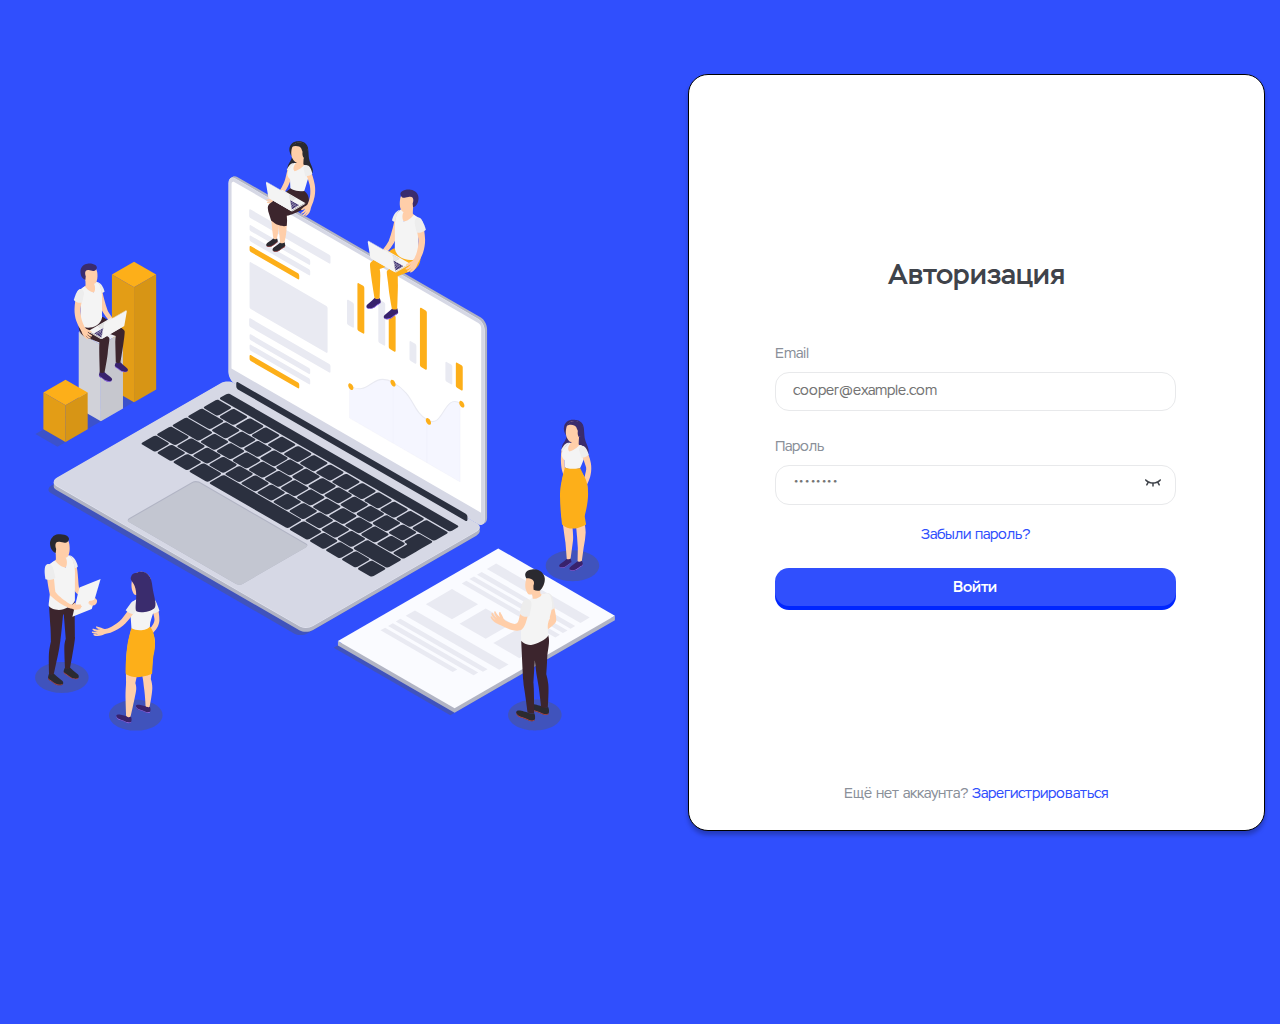
<file: UserAccount/index.html>
<!DOCTYPE html>
<html lang="ru">

<head>
    <title>Authorization</title>
    <meta name="viewport" content="width=device-width, initial-scale=1.0, maximum-scale=1.0, user-scalable=0" />
    <link rel="stylesheet" href="css/style.css" />
    <meta charset="UTF-8">
</head>

<body>

    <div class="wrapper">
        <div class="autorization-container _container">
            <div class="body__autorization">
                <div class="autorization__title">
                    <h2>Авторизация</h2>
                </div>
                <div class="autorization__form">
                    <div class="autorization__form-email">
                        <h2 class="form__subtitle">
                            Email
                        </h2>
                        <input id="auth-email" type="text" class="form-email__input" placeholder="cooper@example.com">
                    </div>
                    <h2 class="form__subtitle">
                        Пароль
                    </h2>
                    <div class="autorization__form-password">
                        <input id="auth-password" type="password" class="form-password__input" placeholder="········">
                        <a href="#" class="password__input-icon" onclick="return show_hide_password(this);">
                        </a>
                    </div>
                    <div class="autorization__form-remeber">
                        <a href="../UserAccount/recovery.html" class="form__remeber-link">Забыли пароль?</a>
                    </div>
                    <div class="autorization__form-log">
                        <button id="auth-enter" tabindex="4" type="button">Войти</button>
                    </div>
                </div>
                <div class="autorization__footer">
                    <h2>Ещё нет аккаунта? <a href="../UserAccount/registration.html">Зарегистрироваться</a>
                    </h2>
                </div>
            </div>
        </div>
    </div>
    <script src="../UserAccount/js/script.js"></script>
</body>

</html>
</file>
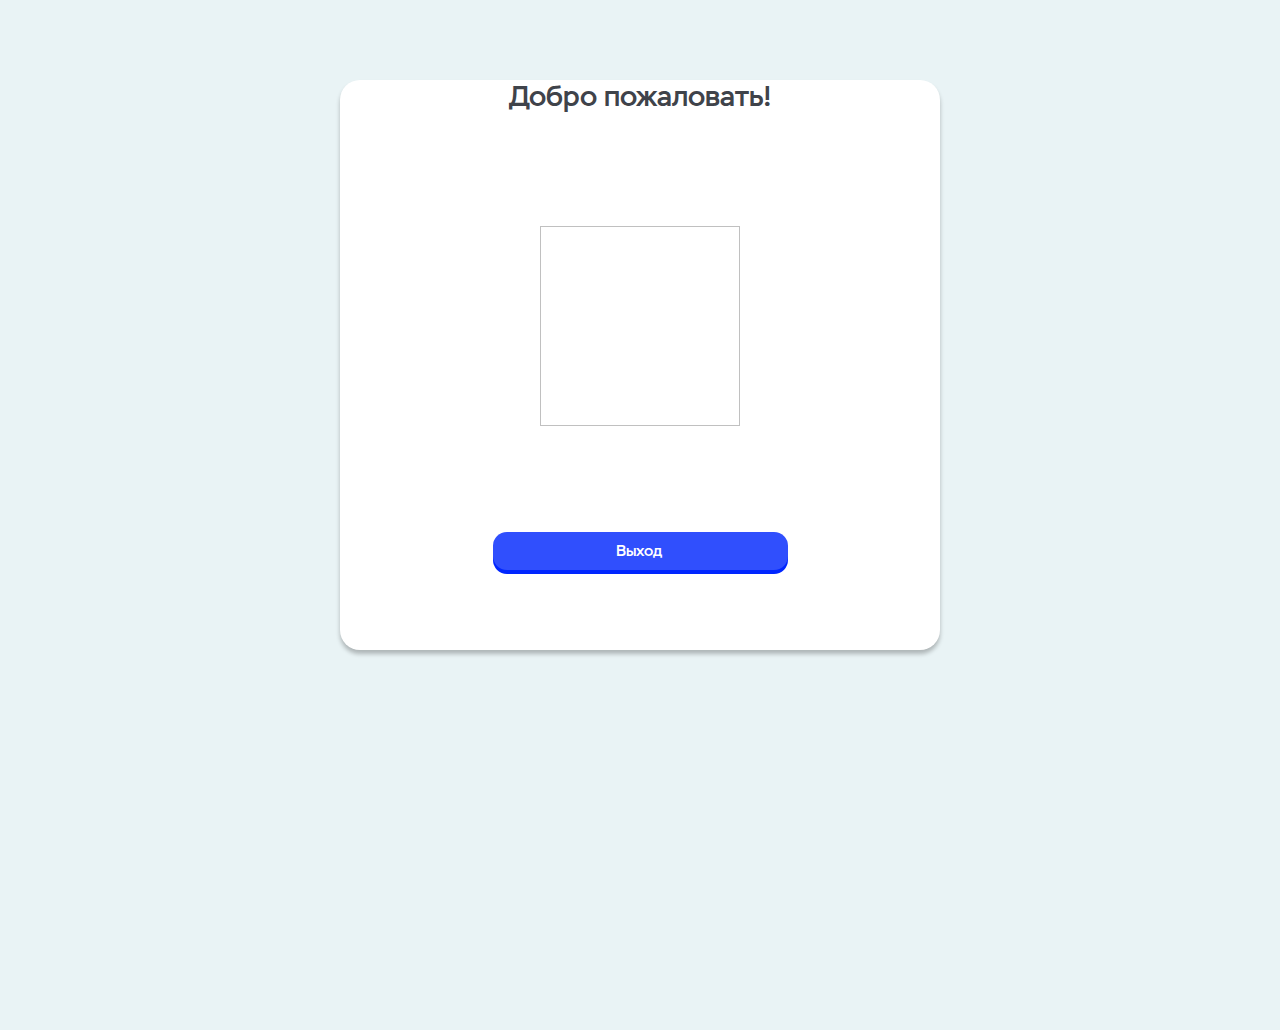
<file: UserAccount/account.html>
<!DOCTYPE html>
<html lang="ru">

<head>
   <title>Change</title>
   <meta name="viewport" content="width=device-width, initial-scale=1.0, maximum-scale=1.0, user-scalable=0" />
   <link rel="stylesheet" href="../UserAccount/css/account.css" />
   <meta charset="UTF-8">
</head>

<body>
    <div class="wrapper">
       <div class="account-container _container">
          <div class="body__account">    
            <h2 class="account__title">Добро пожаловать!</h2> 
            <form class="account__form" >
                  <img class="account__img" id="image">
               <span id="lastname" class="account__form-fullName"></span>
               <span id="firstname"  class="account__form-fullName"></span>
               <span id="patronymic" class="account__form-fullName"></span>
               <div class="account__form-log">
                  <button id="exit" type="button">Выход</button>
               </div>
            </form>
          </div>
        </div>
     </div>
     <script src="..\UserAccount\js\account.js"></script>
  </body>
  </html>
</file>
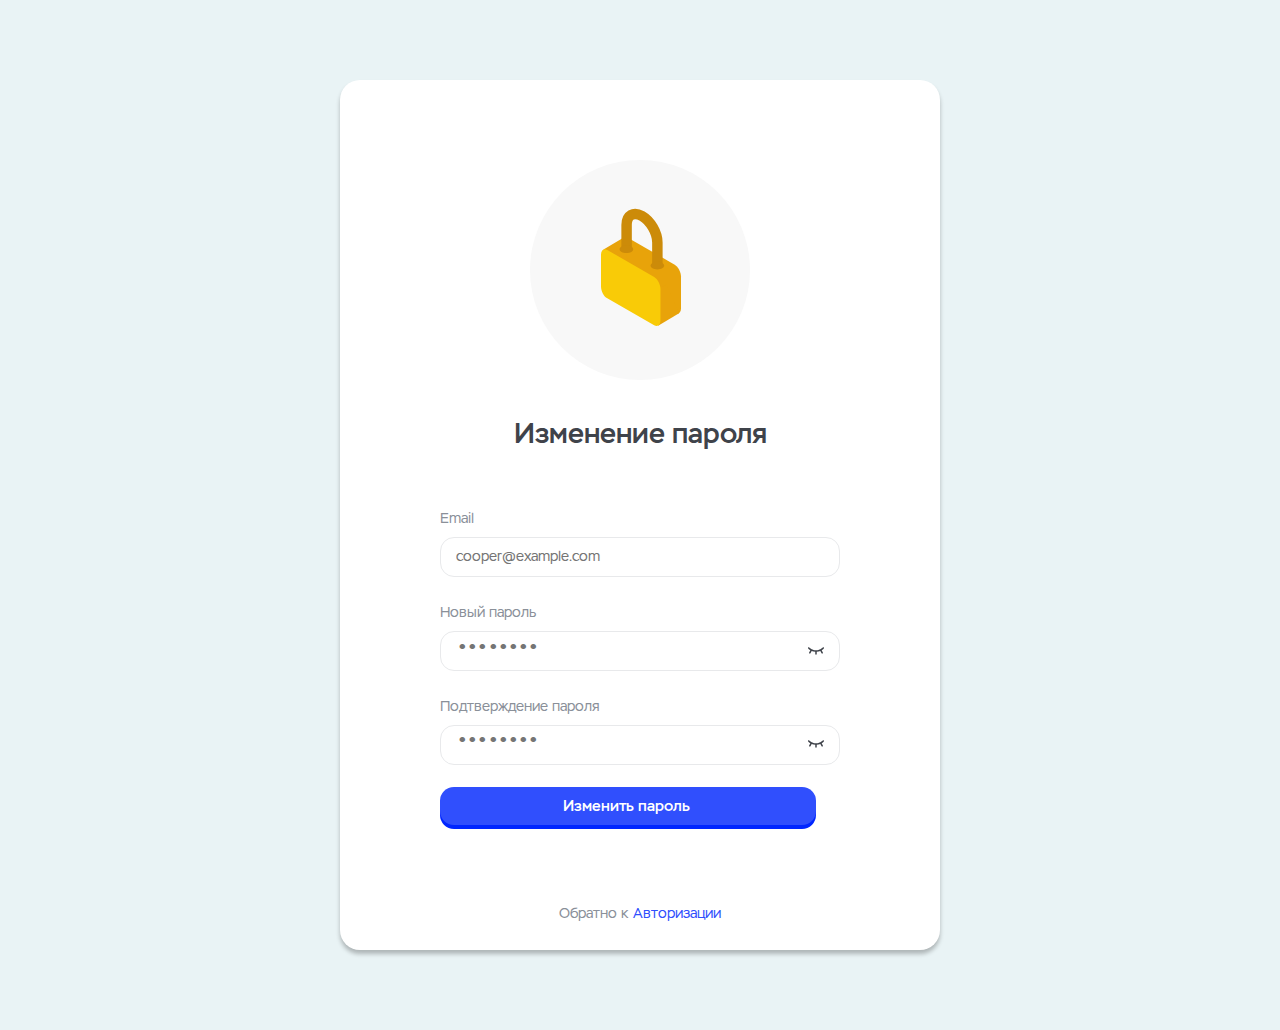
<file: UserAccount/change.html>
<!DOCTYPE html>
<html lang="ru">

<head>
   <title>Change</title>
   <meta name="viewport" content="width=device-width, initial-scale=1.0, maximum-scale=1.0, user-scalable=0" />
   <link rel="stylesheet" href="../UserAccount/css/change.css" />
   <meta charset="UTF-8">
</head>

<body>
   <div class="wrapper">
      <div class="change-container _container">
         <div class="body__change">
            <div class="change__img">
               <img src="../UserAccount/img/icons/Lock.svg" alt="" srcset="">
            </div>
            <form class="change__form">
               <div class="change__title">
                  <h2>Изменение пароля</h2>
               </div>
               <div class="change__form-email">
                  <h2 class="form__subtitle">
                     Email
                  </h2>
                  <input id="email-change" type="text" class="form-email__input" required aria-required="true"
                     placeholder="cooper@example.com">
               </div>
               <h2 class="form__subtitle">
                  Новый пароль
               </h2>
               <div class="change__form-password">
                  <input type="password" id="password-change" class="form-password__input" required aria-required="true"
                     placeholder="········">
                  <a href="#" class="password__input-icon" onclick="return show_hide_password(this);">
                  </a>
               </div>
               <h2 class="form__subtitle">
                  Подтверждение пароля
               </h2>
               <div class="change__form-password-confirm">
                  <input id="password-confim-change" type="password" class="form-password__input-confirm" required aria-required="true"
                     placeholder="········">
                  <a href="#" class="password__confirm-input-icon" onclick="return show_hide_password2(this);">
                  </a>
               </div>
               <div class="change__form-log">
                  <button id="button-change"  type="button">Изменить пароль</button>
               </div>
            </form>
            <div class="change__footer">
               <h2>Обратно к<a href="../UserAccount/index.html">Авторизации</a></h2>
            </div>
         </div>
      </div>
   </div>
   <script src="../UserAccount/js/change.js"></script>
</body>

</html>
</file>
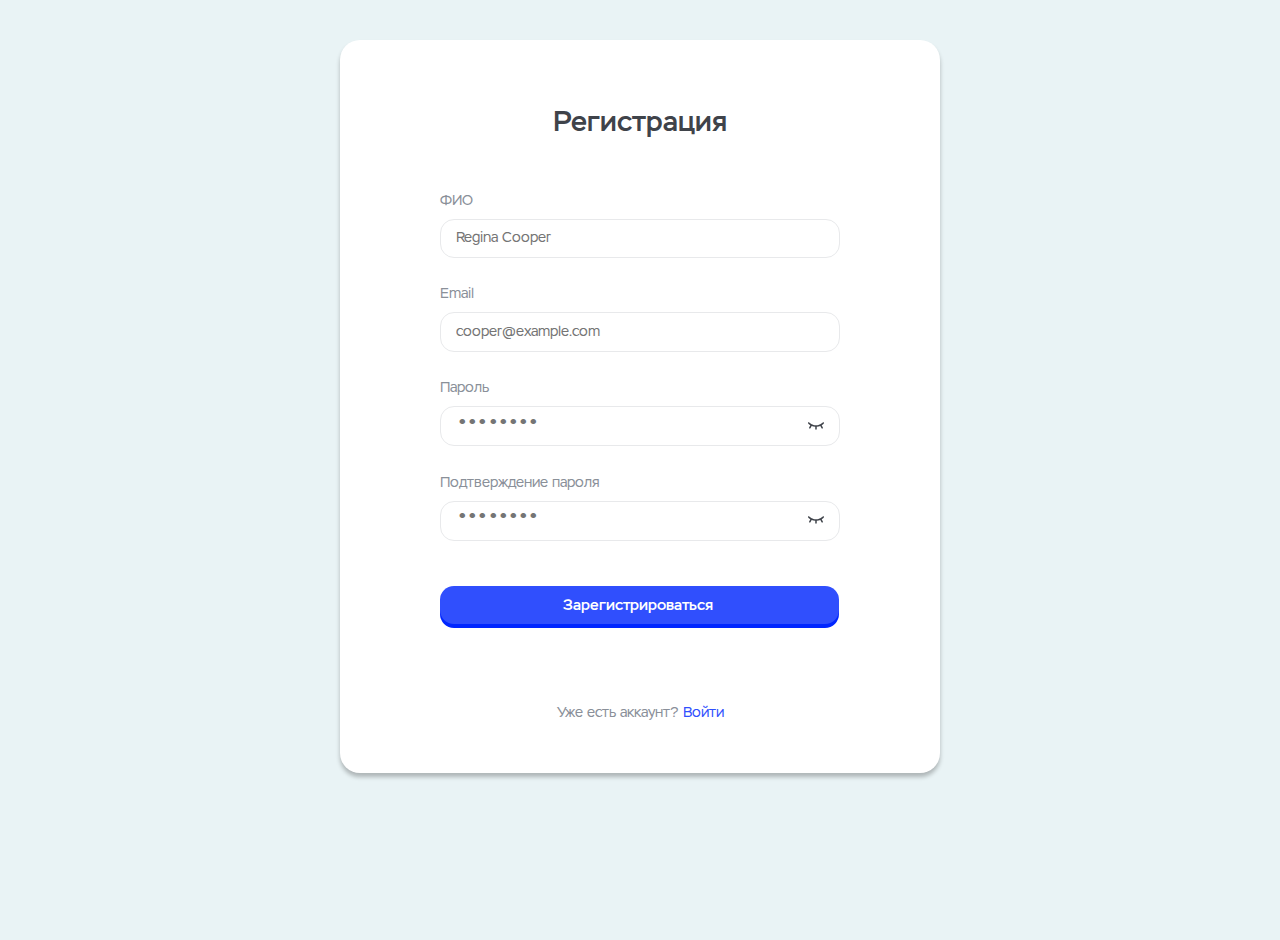
<file: UserAccount/registration.html>
<!DOCTYPE html>
<html lang="ru">

<head>
   <title>Registration</title>
   <meta name="viewport" content="width=device-width, initial-scale=1.0, maximum-scale=1.0, user-scalable=0" />
   <link rel="stylesheet" href="../UserAccount/css/registration.css" />
   <meta charset="UTF-8">
</head>

<body>
   <div class="wrapper">
      <div class="registration-container _container">
         <div class="body__registration">
            <div class="registration__title">
               <h2>Региcтрация</h2>
            </div>
            <div class="registration__form">
               <div class="registration__form-fio">
                  <h2 class="form__subtitle">
                     ФИО
                  </h2>
                  <input id="FIO" type="text" class="form-fio__input" placeholder="Regina Cooper">
               </div>
               <div class="registration__form-email">
                  <h2 class="form__subtitle">
                     Email
                  </h2>
                  <input id="email" type="text" class="form-email__input" placeholder="cooper@example.com">
               </div>
               <h2 class="form__subtitle">
                  Пароль
               </h2>
               <div class="registration__form-password">
                  <input id="password" type="password" class="form-password__input" placeholder="········">
                  <a href="#" class="password__input-icon" onclick="return show_hide_password(this);">
                  </a>
               </div>
               <h2 class="form__subtitle">
                  Подтверждение пароля
               </h2>
               <div class="registration__form-password-confirm">
                  <input id="password-confim" type="password" class="form-password__input-confirm" placeholder="········">
                   <a href="#" class="password__confirm-input-icon" onclick="return show_hide_password2(this);">
                        </a>
               </div>
               <div class="registration__form-log">
                  <button id="registration-button" type="button">Зарегистрироваться</button>
               </div>
            </div>
            <div class="registration__footer">
               <h2>Уже есть аккаунт?<a href="../UserAccount/index.html">Войти</a></h2>
            </div>
         </div>
      </div>
   </div>
   <script src="../UserAccount/js/registration.js"></script>
</body>

</html>
</file>
<file: UserAccount/css/style.css>
@charset "UTF-8";
/*обнуление*/
* {
  padding: 0;
  margin: 0;
  border: 0;
}

*, *:before, *:after {
  box-sizing: border-box;
}

:focus, :active {
  outline: none;
}

a:focus, a:active {
  outline: none;
}

nav, footer, header, aside {
  display: block;
}

html, body {
  font-family: 'Stem';
  height: 100%;
  width: 100%;
  font-size: 100%;
  line-height: 1;
  font-size: 14px;
  -ms-text-size-adjust: 100%;
  -moz-text-size-adjust: 100%;
  -webkit-text-size-adjust: 100%;
}

input, button, textarea {
  font-family: inherit;
}

input::-ms-clear {
  display: none;
}

button {
  cursor: pointer;
}

button::-moz-focus-inner {
  padding: 0;
  border: 0;
}

a, a:visited {
  text-decoration: none;
}

a:hover {
  text-decoration: none;
}

ul li {
  list-style: none;
}

img {
  vertical-align: top;
}

h1, h2, h3, h4, h5, h6 {
  font-size: inherit;
  font-weight: inherit;
}

@font-face {
  font-family: 'Stem';
  src: url("../fonts/Stem-Regular.eot");
  src: local("☺"), url("../fonts/Stem-Regular.woff") format("woff"), url("../fonts/Stem-Regular.ttf") format("truetype"), url("../fonts/Stem-Regular.svg") format("svg");
  font-weight: normal;
  font-style: normal;
}

@font-face {
  font-family: 'Stem';
  src: url("../fonts/Stem-Medium.eot");
  src: local("☺"), url("../fonts/Stem-Medium.woff") format("woff"), url("../fonts/Stem-Medium.ttf") format("truetype"), url("../fonts/Stem-Medium.svg") format("svg");
  font-weight: 500;
  font-style: normal;
}

body {
  background-color: #304FFD;
}

.wrapper {
  min-height: 950px;
}

._container {
  max-width: 1400px;
  padding: 0px 15px;
}

.autorization-container {
  background-image: url(../img/bg/Illustration.svg);
  background-repeat: no-repeat;
  background-position: 5% 40%;
}

.body__autorization {
  display: flex;
  flex-direction: column;
  flex-wrap: nowrap;
  align-items: center;
  background: #FFFFFF;
  border: 1px solid #000000;
  border-radius: 20px;
  max-width: 600px;
  box-shadow: 0px 4px 4px rgba(0, 0, 0, 0.25);
  margin: 74px 0px 0px 53.8%;
}

.autorization__title {
  font-weight: 500;
  font-size: 28px;
  line-height: 36px;
  color: #3F434A;
  text-align: center;
  margin-top: 183px;
  margin-bottom: 51px;
}

.autorization__email {
  font-size: 12px;
  line-height: 18px;
  display: flex;
  align-items: center;
  text-align: center;
  text-transform: uppercase;
  color: #8A9099;
  opacity: 0.6;
  margin: 36px 0px 31px 0px;
  flex-direction: row;
  justify-content: center;
}

.autorization__email h2 {
  padding: 0px 7px 0px 8px;
}

.autorization__email-line {
  background: #E8E9EB;
  width: 90px;
  height: 1px;
}

.autorization__form {
  padding: 0px 100px 0px 98px;
}

.autorization__form-email {
  margin: 0px 0px 27px 0px;
}

.autorization__form-password {
  display: flex;
  flex-direction: row;
  align-items: center;
  margin: 0px 0px 21px 0px;
}

.autorization__form-remeber {
  display: flex;
  justify-content: center;
}

.autorization__form-remeber p {
  font-weight: normal;
  font-size: 14px;
  line-height: 18px;
  color: #595F69;
  display: block;
}

.autorization__form-remeber p input {
  margin: 0px 12px 0px 0px;
}

.autorization__form-log {
  margin: 24px 0px 179px 0px;
}

.autorization__form-log button {
  background-color: #304FFD;
  padding: 10px 179px 9px 178px;
  font-weight: 500;
  font-size: 15px;
  line-height: 19px;
  display: flex;
  align-items: center;
  text-align: center;
  color: #FFFFFF;
  border-radius: 14px;
  box-shadow: 0px 4px #0026ff;
  top: 0;
  transition: .2s ease box-shadow, .2s ease background-color;
}

.autorization__form-log button:hover {
  top: 2px;
  box-shadow: 0 2px 0px #0026ff;
  background-color: #304FFD;
}

.autorization__footer {
  font-size: 14px;
  line-height: 18px;
  text-align: center;
  color: #8A9099;
  margin: 0px 0px 27px 0px;
}

.autorization__footer a {
  color: #304FFD;
}

.form__subtitle {
  font-size: 14px;
  line-height: 18px;
  color: #8A9099;
  margin: 0px 0px 9px 0px;
}

.form__remeber-link {
  font-size: 14px;
  line-height: 18px;
  text-align: center;
  color: #304FFD;
  align-items: center;
  display: block;
  justify-content: center;
 
}

.form-email__input {
  font-size: 14px;
  line-height: 18px;
  display: flex;
  align-items: center;
  color: #3F434A;
  border: 1px solid #E8E9EB;
  border-radius: 14px;
  width: 100%;
  padding: 9px 0px 10px 17px;
  transition: .2s ease border;
}

.form-email__input:focus {
  border: 1px solid #000000;
}

.form-email__input:hover {
  border: 1px solid #304FFD;
}

.form-password__input {
  border: 1px solid #E8E9EB;
  box-sizing: border-box;
  border-radius: 14px;
  padding: 0px 0px 9px 18px;
  max-height: 40px;
  width: 100%;
  font-weight: 500;
  font-size: 20px;
  line-height: 60px;
  letter-spacing: 0.03em;
  color: #3F434A;
  transition: .2s ease border;
}

.form-password__input:focus {
  border: 1px solid #000000;
}

.form-password__input:hover {
  border: 1px solid #304FFD;
}

.password__input-icon {
  background-image: url(../img/icons/Hide.svg);
  background-repeat: no-repeat;
  background-position: right;
  display: flex;
  width: 40px;
  height: 18px;
  color: #3F434A;
  position: absolute;
  margin: 0px 0px 4px 348px;
}

@media (max-width: 1024px) {
  .wrapper {
    min-height: 800px;
  }
  .autorization-container {
    background-image: url(../img/bg/Illustration1024.svg);
    background-repeat: no-repeat;
    background-position: 10.8% 49.5%;
  }
  .body__autorization {
    max-width: 430px;
  }
  .form__remeber-link {
    display: none;
    align-items: center;
  }
  .form__remeber-link-phone {
    display: block;
    margin: 0px 0px 64px 0px;
  }
  .form-email__input {
    padding: 9px 0px 10px 17px;
    width: 100%;
  }
  .form-password__input {
    max-width: 320px;
  }
  .password__input-icon {
    margin: 0px 0px 0px 267px;
  }
  .autorization__form-email {
    margin: 0px 0px 31px 0px;
  }
  .autorization__form-password {
    margin: 0px 0px 26px 0px;
  }
  .autorization__form {
    padding: 0px 54px 0px 56px;
  }
  .autorization__form-log {
    margin: 24px 0px 34px 0px;
  }
  .autorization__form-log button {
    padding: 10px 140px 9px 140px;
  }
  .autorization__title {
    margin-top: 45px;
    margin-bottom: 44px;
  }
  .autorization__google-btn {
    padding: 10px 86px 11px 62px;
  }
  .autorization__email {
    margin: 33px 0px 30px 0px;
  }
  .autorization__email-line {
    width: 50px;
  }
  .autorization__footer {
    margin: 0px 0px 36px 0px;
  }
}

@media (max-width: 425px) {
  .wrapper {
    min-height: 700px;
  }
  .autorization-container {
    background-image: none;
  }
  .body__autorization {
    margin: 20px auto;
    max-width: 350px;
  }
}

@media (max-width: 375px) {
  .autorization-container {
    background-image: none;
  }
  .body__autorization {
    margin: 10px auto;
    max-width: 316px;
  }
  .form__remeber-link-phone {
    margin: 0px 0px 64px 14px;
  }
  .form-password__input {
    padding: 0px 0px 7px 18px;
  }
  .password__input-icon {
    margin: 0px 0px 0px 197px;
  }
  .autorization__form-password {
    margin: 0px 0px 24px 0px;
  }
  .autorization__form-log button {
    padding: 10px 104px 9px 103px;
  }
  .autorization__google-btn {
    padding: 10px 52px 10px 26px;
  }
  .autorization__email {
    margin: 33px 0px 32px 0px;
  }
  .autorization__email-line {
    width: 15px;
  }
}
</file>
<file: UserAccount/css/account.css>
@charset "UTF-8";
/*обнуление*/
* {
  padding: 0;
  margin: 0;
  border: 0;
}

*, *:before, *:after {
  -webkit-box-sizing: border-box;
  box-sizing: border-box;
}

:focus, :active {
  outline: none;
}

a:focus, a:active {
  outline: none;
}

nav, footer, header, aside {
  display: block;
}

html, body {
  font-family: 'Stem';
  height: 100%;
  width: 100%;
  font-size: 100%;
  line-height: 1;
  font-size: 14px;
  -ms-text-size-adjust: 100%;
  -moz-text-size-adjust: 100%;
  -webkit-text-size-adjust: 100%;
}

input, button, textarea {
  font-family: inherit;
}

input::-ms-clear {
  display: none;
}

button {
  cursor: pointer;
}

button::-moz-focus-inner {
  padding: 0;
  border: 0;
}

a, a:visited {
  text-decoration: none;
}

a:hover {
  text-decoration: none;
}

ul li {
  list-style: none;
}

img {
  vertical-align: top;
}

h1, h2, h3, h4, h5, h6 {
  font-size: inherit;
  font-weight: inherit;
}

/*обнуление всех стилей,снесение приколов разных браузеров и прочей хуеты*/
@font-face {
  font-family: 'Stem';
  src: url("../fonts/Stem-Regular.eot");
  src: local("☺"), url("../fonts/Stem-Regular.woff") format("woff"), url("../fonts/Stem-Regular.ttf") format("truetype"), url("../fonts/Stem-Regular.svg") format("svg");
  font-weight: normal;
  font-style: normal;
}

@font-face {
  font-family: 'Stem';
  src: url("../fonts/Stem-Medium.eot");
  src: local("☺"), url("../fonts/Stem-Medium.woff") format("woff"), url("../fonts/Stem-Medium.ttf") format("truetype"), url("../fonts/Stem-Medium.svg") format("svg");
  font-weight: 500;
  font-style: normal;
}

body {
  background-color: #E9F3F5;
}

.wrapper {
  min-height: 950px;
}

._container {
  max-width: 1400px;
  padding: 0px 15px;
}

.body__account {
  display: -webkit-box;
  display: -ms-flexbox;
  display: flex;
  -webkit-box-orient: vertical;
  -webkit-box-direction: normal;
      -ms-flex-direction: column;
          flex-direction: column;
  -ms-flex-wrap: nowrap;
      flex-wrap: nowrap;
  -webkit-box-align: center;
      -ms-flex-align: center;
          align-items: center;
  background: #FFFFFF;
  border-radius: 20px;
  max-width: 600px;
  -webkit-box-shadow: 0px 4px 4px rgba(0, 0, 0, 0.25);
          box-shadow: 0px 4px 4px rgba(0, 0, 0, 0.25);
  margin: 80px auto;
  align-items: center;
}

.account__form {
  display: -webkit-box;
  display: -ms-flexbox;
  display: flex;
  -webkit-box-orient: vertical;
  -webkit-box-direction: normal;
      -ms-flex-direction: column;
          flex-direction: column;
  -webkit-box-align: center;
      -ms-flex-align: center;
          align-items: center;
  -ms-flex-line-pack: center;
      align-content: center;
}

.account__title {
  font-weight: 500;
  font-size: 28px;
  line-height: 36px;
  color: #3F434A;
  margin: 0px auto;
  margin-bottom: 30px;
}

.account__form-fullName {
  font-weight: 500;
  font-size: 24px;
  line-height: 36px;
  color: #3F434A;
  display: -webkit-box;
  display: -ms-flexbox;
  display: flex;
  -webkit-box-orient: horizontal;
  -webkit-box-direction: normal;
      -ms-flex-direction: row;
          flex-direction: row;
  -webkit-box-align: center;
      -ms-flex-align: center;
          align-items: center;
  margin: 0px 0px 22px 0px;
}

.account__form-log {
  margin-bottom: 80px;
  -webkit-box-orient: vertical;
  -webkit-box-direction: normal;
      -ms-flex-direction: column;
          flex-direction: column;
}

.account__form-log button {
  background-color: #304FFD;
  padding: 10px 126px 9px 123px;
  max-width: 400px;
  font-weight: 500;
  font-size: 15px;
  line-height: 19px;
  color: #FFFFFF;
  width: 100%;
  border-radius: 14px;
  -webkit-box-shadow: 0px 4px #0026ff;
          box-shadow: 0px 4px #0026ff;
  top: 0;
  -webkit-transition: .2s ease box-shadow, .2s ease background-color;
  transition: .2s ease box-shadow, .2s ease background-color;
}

.account__form-log button:hover {
  top: 2px;
  -webkit-box-shadow: 0 2px 0px #0026ff;
          box-shadow: 0 2px 0px #0026ff;
  background-color: #304FFD;
}

.account__img {
  width: 200px;
  height: 200px;
  display: -webkit-box;
  display: -ms-flexbox;
  display: flex;
  -webkit-box-pack: center;
      -ms-flex-pack: center;
          justify-content: center;
  -ms-flex-line-pack: center;
      align-content: center;
  margin: 80px 0px 40px 0px;
}
/*# sourceMappingURL=account.css.map */
</file>
<file: UserAccount/css/change.css>
@charset "UTF-8";
/*обнуление*/
* {
  padding: 0;
  margin: 0;
  border: 0;
}

*, *:before, *:after {
  box-sizing: border-box;
}

:focus, :active {
  outline: none;
}

a:focus, a:active {
  outline: none;
}

nav, footer, header, aside {
  display: block;
}

html, body {
  font-family: 'Stem';
  height: 100%;
  width: 100%;
  font-size: 100%;
  line-height: 1;
  font-size: 14px;
  -ms-text-size-adjust: 100%;
  -moz-text-size-adjust: 100%;
  -webkit-text-size-adjust: 100%;
}

input, button, textarea {
  font-family: inherit;
}

input::-ms-clear {
  display: none;
}

button {
  cursor: pointer;
}

button::-moz-focus-inner {
  padding: 0;
  border: 0;
}

a, a:visited {
  text-decoration: none;
}

a:hover {
  text-decoration: none;
}

ul li {
  list-style: none;
}

img {
  vertical-align: top;
}

h1, h2, h3, h4, h5, h6 {
  font-size: inherit;
  font-weight: inherit;
}

/*обнуление всех стилей,снесение приколов разных браузеров и прочей хуеты*/
@font-face {
  font-family: 'Stem';
  src: url("../fonts/Stem-Regular.eot");
  src: local("☺"), url("../fonts/Stem-Regular.woff") format("woff"), url("../fonts/Stem-Regular.ttf") format("truetype"), url("../fonts/Stem-Regular.svg") format("svg");
  font-weight: normal;
  font-style: normal;
}

@font-face {
  font-family: 'Stem';
  src: url("../fonts/Stem-Medium.eot");
  src: local("☺"), url("../fonts/Stem-Medium.woff") format("woff"), url("../fonts/Stem-Medium.ttf") format("truetype"), url("../fonts/Stem-Medium.svg") format("svg");
  font-weight: 500;
  font-style: normal;
}

body {
  background-color: #E9F3F5;
}

.wrapper {
  min-height: 950px;
}

._container {
  max-width: 1400px;
  padding: 0px 15px;
}

.body__change {
  display: flex;
  flex-direction: column;
  flex-wrap: nowrap;
  align-items: center;
  background: #FFFFFF;
  border-radius: 20px;
  max-width: 600px;
  box-shadow: 0px 4px 4px rgba(0, 0, 0, 0.25);
  margin: 80px auto;
  align-items: center;
}

.change__img {
  display: flex;
  justify-content: center;
  align-content: center;
  margin: 80px 0px 37px 0px;
}

.change__form {
  display: flex;
  flex-direction: column;
  align-items: flex-start;
  align-content: center;
}

.change__title {
  font-weight: 500;
  font-size: 28px;
  line-height: 36px;
  color: #3F434A;
  margin: 0px auto;
  margin-bottom: 57px;
}

.change__form-email {
  margin: 0px 0px 27px 0px;
}

.change__form-password {
  display: flex;
  flex-direction: row;
  align-items: center;
  margin: 0px 0px 27px 0px;
}

.change__form-password-confirm {
  display: flex;
  flex-direction: row;
  align-items: center;
  margin: 0px 0px 22px 0px;
}

.change__form-log {
  margin-bottom: 80px;
  flex-direction: column;
}

.change__form-log button {
  background-color: #304FFD;
  padding: 10px 126px 9px 123px;
  max-width: 400px;
  font-weight: 500;
  font-size: 15px;
  line-height: 19px;
  color: #FFFFFF;
  width: 100%;
  border-radius: 14px;
  box-shadow: 0px 4px #0026ff;
  top: 0;
  transition: .2s ease box-shadow, .2s ease background-color;
}

.change__form-log button:hover {
  top: 2px;
  box-shadow: 0 2px 0px #0026ff;
  background-color: #304FFD;
}

.change__footer {
  font-size: 14px;
  line-height: 18px;
  text-align: center;
  color: #8A9099;
  margin: 0px 0px 27px 0px;
}

.change__footer a {
  color: #304FFD;
  margin: 0px 0px 0px 5px;
}

.form__subtitle {
  font-size: 14px;
  line-height: 18px;
  color: #8A9099;
  margin: 0px 0px 9px 0px;
}

.form-email__input {
  font-size: 14px;
  line-height: 18px;
  color: #3F434A;
  border: 1px solid #E8E9EB;
  border-radius: 14px;
  width: 400px;
  max-width: 100%;
  padding: 10px 0px 10px 15px;
  transition: .2s ease border;
}

.form-email__input:focus {
  border: 1px solid #000000;
}

.form-email__input:hover {
  border: 1px solid #304FFD;
}

.form-password__input {
  border: 1px solid #E8E9EB;
  border-radius: 14px;
  padding: 0px 0px 9px 17px;
  max-height: 40px;
  width: 400px;
  max-width: 100%;
  font-weight: 500;
  font-size: 40px;
  line-height: 60px;
  letter-spacing: 0.03em;
  color: #3F434A;
  transition: .2s ease border;
}

.form-password__input:focus {
  border: 1px solid #000000;
}

.form-password__input:hover {
  border: 1px solid #304FFD;
}

.form-password__input-confirm {
  border: 1px solid #E8E9EB;
  box-sizing: border-box;
  border-radius: 14px;
  padding: 0px 0px 10px 17px;
  max-height: 40px;
  width: 400px;
  max-width: 100%;
  font-weight: 500;
  font-size: 40px;
  line-height: 60px;
  letter-spacing: 0.03em;
  color: #3F434A;
  transition: .2s ease border;
}

.form-password__input-confirm:focus {
  border: 1px solid #000000;
}

.form-password__input-confirm:hover {
  border: 1px solid #304FFD;
}

.password__input-icon {
  background-image: url(../img/icons/Hide.svg);
  background-repeat: no-repeat;
  background-position: right;
  display: flex;
  width: 40px;
  height: 18px;
  color: #3F434A;
  position: absolute;
  margin: 0px 0px 1px 346px;
}

.password__confirm-input-icon {
  background-image: url(../img/icons/Hide.svg);
  background-repeat: no-repeat;
  background-position: right;
  display: flex;
  width: 40px;
  height: 18px;
  color: #3F434A;
  position: absolute;
  margin: 0px 0px 3px 346px;
}

@media (max-width: 1024px) {
  .wrapper {
    min-height: 900px;
  }
  .body__change {
    max-width: 430px;
    margin: 40px auto;
  }
  .change__img {
    margin: 65px 0px 35px 0px;
  }
  .change__form-log {
    margin-bottom: 67px;
  }
  .change__form-log button {
    padding: 10px 96px 9px 98px;
  }
  .change__title {
    margin-bottom: 45px;
  }
  .change__form-email {
    margin-bottom: 32px;
  }
  .change__form-password {
    margin-bottom: 33px;
  }
  .form-email__input {
    width: 320px;
  }
  .form-password__input {
    width: 320px;
  }
  .form-password__input-confirm {
    width: 320px;
  }
  .password__input-icon {
    margin: 0px 0px 1px 267px;
  }
  .password__confirm-input-icon {
    margin: 0px 0px 1px 267px;
  }
}

@media (max-width: 375px) {
  .wrapper {
    min-height: 800px;
  }
  .body__change {
    max-width: 316px;
  }
  .change__img {
    margin: 44px 0px 37px 0px;
    width: 180px;
    height: 180px;
  }
  .change__form-log button {
    padding: 10px 64px 9px 64px;
  }
  .form-email__input {
    width: 252px;
  }
  .form-password__input {
    width: 252px;
  }
  .form-password__input-confirm {
    width: 252px;
  }
  .password__input-icon {
    margin: 0px 0px 1px 201px;
  }
  .password__confirm-input-icon {
    margin: 0px 0px 1px 201px;
  }
}
</file>
<file: UserAccount/css/registration.css>
@charset "UTF-8";
/*обнуление*/
* {
  padding: 0;
  margin: 0;
  border: 0;
}

*, *:before, *:after {
  box-sizing: border-box;
}

:focus, :active {
  outline: none;
}

a:focus, a:active {
  outline: none;
}

nav, footer, header, aside {
  display: block;
}

html, body {
  font-family: 'Stem';
  height: 100%;
  width: 100%;
  font-size: 100%;
  line-height: 1;
  font-size: 14px;
  -ms-text-size-adjust: 100%;
  -moz-text-size-adjust: 100%;
  -webkit-text-size-adjust: 100%;
}

input, button, textarea {
  font-family: inherit;
}

input::-ms-clear {
  display: none;
}

button {
  cursor: pointer;
}

button::-moz-focus-inner {
  padding: 0;
  border: 0;
}

a, a:visited {
  text-decoration: none;
}

a:hover {
  text-decoration: none;
}

ul li {
  list-style: none;
}

img {
  vertical-align: top;
}

h1, h2, h3, h4, h5, h6 {
  font-size: inherit;
  font-weight: inherit;
}

@font-face {
  font-family: 'Stem';
  src: url("../fonts/Stem-Regular.eot");
  src: local("☺"), url("../fonts/Stem-Regular.woff") format("woff"), url("../fonts/Stem-Regular.ttf") format("truetype"), url("../fonts/Stem-Regular.svg") format("svg");
  font-weight: normal;
  font-style: normal;
}

@font-face {
  font-family: 'Stem';
  src: url("../fonts/Stem-Medium.eot");
  src: local("☺"), url("../fonts/Stem-Medium.woff") format("woff"), url("../fonts/Stem-Medium.ttf") format("truetype"), url("../fonts/Stem-Medium.svg") format("svg");
  font-weight: 500;
  font-style: normal;
}

body {
  background-color: #E9F3F5;
}

.wrapper {
  min-height: 900px;
}

._container {
  max-width: 1400px;
  padding: 0px 15px;
}

.body__registration {
  display: flex;
  flex-direction: column;
  flex-wrap: nowrap;
  align-items: center;
  background: #FFFFFF;
  border-radius: 20px;
  max-width: 600px;
  box-shadow: 0px 4px 4px rgba(0, 0, 0, 0.25);
  margin: 40px auto;
  align-content: center;
}

.registration__title {
  font-weight: 500;
  font-size: 28px;
  line-height: 36px;
  color: #3F434A;
  text-align: center;
  margin-top: 65px;
  margin-bottom: 51px;
}

.registration__google {
  display: flex;
  flex-direction: row;
  align-items: center;
  border: 1px solid #E8E9EB;
  color: #595F69;
  border-radius: 14px;
  cursor: pointer;
  transition: .2s ease border;
}

.registration__google:hover {
  border: 1px solid #304FFD;
}

.registration__google-icon {
  width: 15px;
  height: 16px;
  background-image: url(../img/icons/google-icon.svg);
  background-repeat: no-repeat;
  background-position: center center;
  margin: 0px 0px 0px 14px;
}

.registration__google-btn {
  font-weight: 500;
  font-size: 15px;
  line-height: 19px;
  padding: 10px 128px 11px 98px;
}

.registration__email {
  font-size: 12px;
  line-height: 18px;
  display: flex;
  align-items: center;
  text-align: center;
  text-transform: uppercase;
  color: #8A9099;
  opacity: 0.6;
  margin: 36px 0px 31px 0px;
  flex-direction: row;
  justify-content: center;
}

.registration__email h2 {
  padding: 0px 7px 0px 8px;
}

.registration__email-line {
  background: #E8E9EB;
  width: 90px;
  height: 1px;
}

.registration__form {
  display: flex;
  flex-direction: column;
  align-items: flex-start;
  align-content: center;
}

.registration__form-fio {
  margin: 0px 0px 27px 0px;
}

.registration__form-email {
  margin: 0px 0px 27px 0px;
}

.registration__form-password {
  display: flex;
  flex-direction: row;
  margin: 0px 0px 28px 0px;
  align-items: center;
}

.registration__form-password-confirm {
  display: flex;
  flex-direction: row;
  align-items: center;
  margin: 0px 0px 21px 0px;
}

.registration__form-remeber {
  display: flex;
  justify-content: space-between;
}

.registration__form-remeber p {
  margin-right: 3px;
  font-weight: normal;
  font-size: 14px;
  line-height: 18px;
  color: #595F69;
  display: block;
}

.registration__form-remeber p input {
  margin: 0px 12px 0px 0px;
}

.registration__form-log {
  margin: 24px 0px 80px 0px;
  flex-direction: column;
}

.registration__form-log button {
  background-color: #304FFD;
  padding: 10px 126px 9px 123px;
  max-width: 400px;
  font-weight: 500;
  font-size: 15px;
  line-height: 19px;
  color: #FFFFFF;
  width: 100%;
  border-radius: 14px;
  box-shadow: 0px 4px #0026ff;
  top: 0;
  transition: .2s ease box-shadow, .2s ease background-color;
}

.registration__form-log button:hover {
  top: 2px;
  box-shadow: 0 2px 0px #0026ff;
  background-color: #304FFD;
}

.registration__footer {
  font-size: 14px;
  line-height: 18px;
  text-align: center;
  color: #8A9099;
  margin: 0px 0px 51px 0px;
}

.registration__footer a {
  color: #304FFD;
  margin: 0px 0px 0px 5px;
}

.form__subtitle {
  font-size: 14px;
  line-height: 18px;
  color: #8A9099;
  margin: 0px 0px 9px 0px;
}

.form__remeber-link {
  font-size: 14px;
  line-height: 18px;
  text-align: right;
  color: #304FFD;
  word-break: break-all;
}

.form__remeber-link h2 {
  display: inline-block;
}

.form-fio__input {
  font-size: 14px;
  line-height: 18px;
  display: flex;
  align-items: center;
  color: #3F434A;
  border: 1px solid #E8E9EB;
  border-radius: 14px;
  width: 400px;
  max-width: 100%;
  padding: 9px 0px 10px 15px;
  transition: .2s ease border;
}

.form-fio__input:focus {
  border: 1px solid #000000;
}

.form-fio__input:hover {
  border: 1px solid #304FFD;
}

.form-email__input {
  font-size: 14px;
  line-height: 18px;
  color: #3F434A;
  border: 1px solid #E8E9EB;
  border-radius: 14px;
  width: 400px;
  max-width: 100%;
  padding: 10px 0px 10px 15px;
  transition: .2s ease border;
}

.form-email__input:focus {
  border: 1px solid #000000;
}

.form-email__input:hover {
  border: 1px solid #304FFD;
}

.form-password__input {
  border: 1px solid #E8E9EB;
  border-radius: 14px;
  padding: 0px 0px 9px 17px;
  max-height: 40px;
  width: 400px;
  max-width: 100%;
  font-weight: 500;
  font-size: 40px;
  line-height: 60px;
  letter-spacing: 0.03em;
  color: #3F434A;
  transition: .2s ease border;
}

.form-password__input:focus {
  border: 1px solid #000000;
}

.form-password__input:hover {
  border: 1px solid #304FFD;
}

.form-password__input-confirm {
  border: 1px solid #E8E9EB;
  box-sizing: border-box;
  border-radius: 14px;
  padding: 0px 0px 10px 17px;
  max-height: 40px;
  max-width: 400px;
  font-weight: 500;
  font-size: 40px;
  line-height: 60px;
  letter-spacing: 0.03em;
  color: #3F434A;
  transition: .2s ease border;
}

.form-password__input-confirm:focus {
  border: 1px solid #000000;
}

.form-password__input-confirm:hover {
  border: 1px solid #304FFD;
}

.password__input-icon {
  background-image: url(../img/icons/Hide.svg);
  background-repeat: no-repeat;
  background-position: right;
  display: flex;
  width: 40px;
  height: 18px;
  color: #3F434A;
  position: absolute;
  margin: 0px 0px 1px 346px;
}

.password__confirm-input-icon {
  background-image: url(../img/icons/Hide.svg);
  background-repeat: no-repeat;
  background-position: right;
  display: flex;
  width: 40px;
  height: 18px;
  color: #3F434A;
  position: absolute;
  margin: 0px 0px 3px 346px;
}

@media (max-width: 1024px) {
  .wrapper {
    min-height: 950px;
  }
  .registration__title {
    margin-top: 71px;
    margin-bottom: 44px;
  }
  .registration__google-btn {
    padding: 10px 82px 11px 63px;
  }
  .registration__email {
    margin: 32px 0px 31px 0px;
  }
  .registration__email-line {
    width: 50px;
  }
  .registration__form-log {
    margin: 27px 0px 66px 0px;
  }
  .registration__form-log button {
    padding: 10px 86px 9px 85px;
  }
  .registration__footer {
    margin: 0px 0px 35px 0px;
  }
  .registration__form-fio {
    margin: 0px 0px 35px 0px;
  }
  .registration__form-email {
    margin: 0px 0px 30px 0px;
  }
  .registration__form-password {
    margin: 0px 0px 32px 0px;
  }
  .body__registration {
    margin: 40px auto;
    max-width: 430px;
  }
  .form-email__input {
    width: 320px;
  }
  .form-fio__input {
    width: 320px;
  }
  .form-password__input {
    width: 320px;
  }
  .form-password__input-confirm {
    width: 320px;
  }
  .form__remeber-link h2 {
    display: block;
    margin: 0px 0px 0px -79px;
  }
  .password__input-icon {
    margin: 0px 0px 1px 266px;
  }
  .password__confirm-input-icon {
    margin: 0px 0px 1px 266px;
  }
}

@media (max-width: 375px) {
  .wrapper {
    min-height: 900px;
  }
  .registration__title {
    margin-top: 46px;
    margin-bottom: 44px;
  }
  .registration__google-btn {
    padding: 10px 53px 11px 25px;
  }
  .registration__email-line {
    width: 15px;
  }
  .registration__form-log button {
    padding: 10px 51px 9px 51px;
  }
  .registration__form-confirm {
    margin: 0px 0px 24px 0px;
  }
  .body__registration {
    max-width: 316px;
  }
  .form-email__input {
    width: 252px;
  }
  .form-fio__input {
    width: 252px;
  }
  .form-password__input {
    width: 252px;
  }
  .form-password__input-confirm {
    width: 252px;
  }
  .form__remeber-link h2 {
    display: block;
    margin: 0px 0px 0px -79px;
  }
  .password__input-icon {
    margin: 0px 0px 1px 199px;
  }
  .password__confirm-input-icon {
    margin: 0px 0px 1px 199px;
  }
}
</file>
